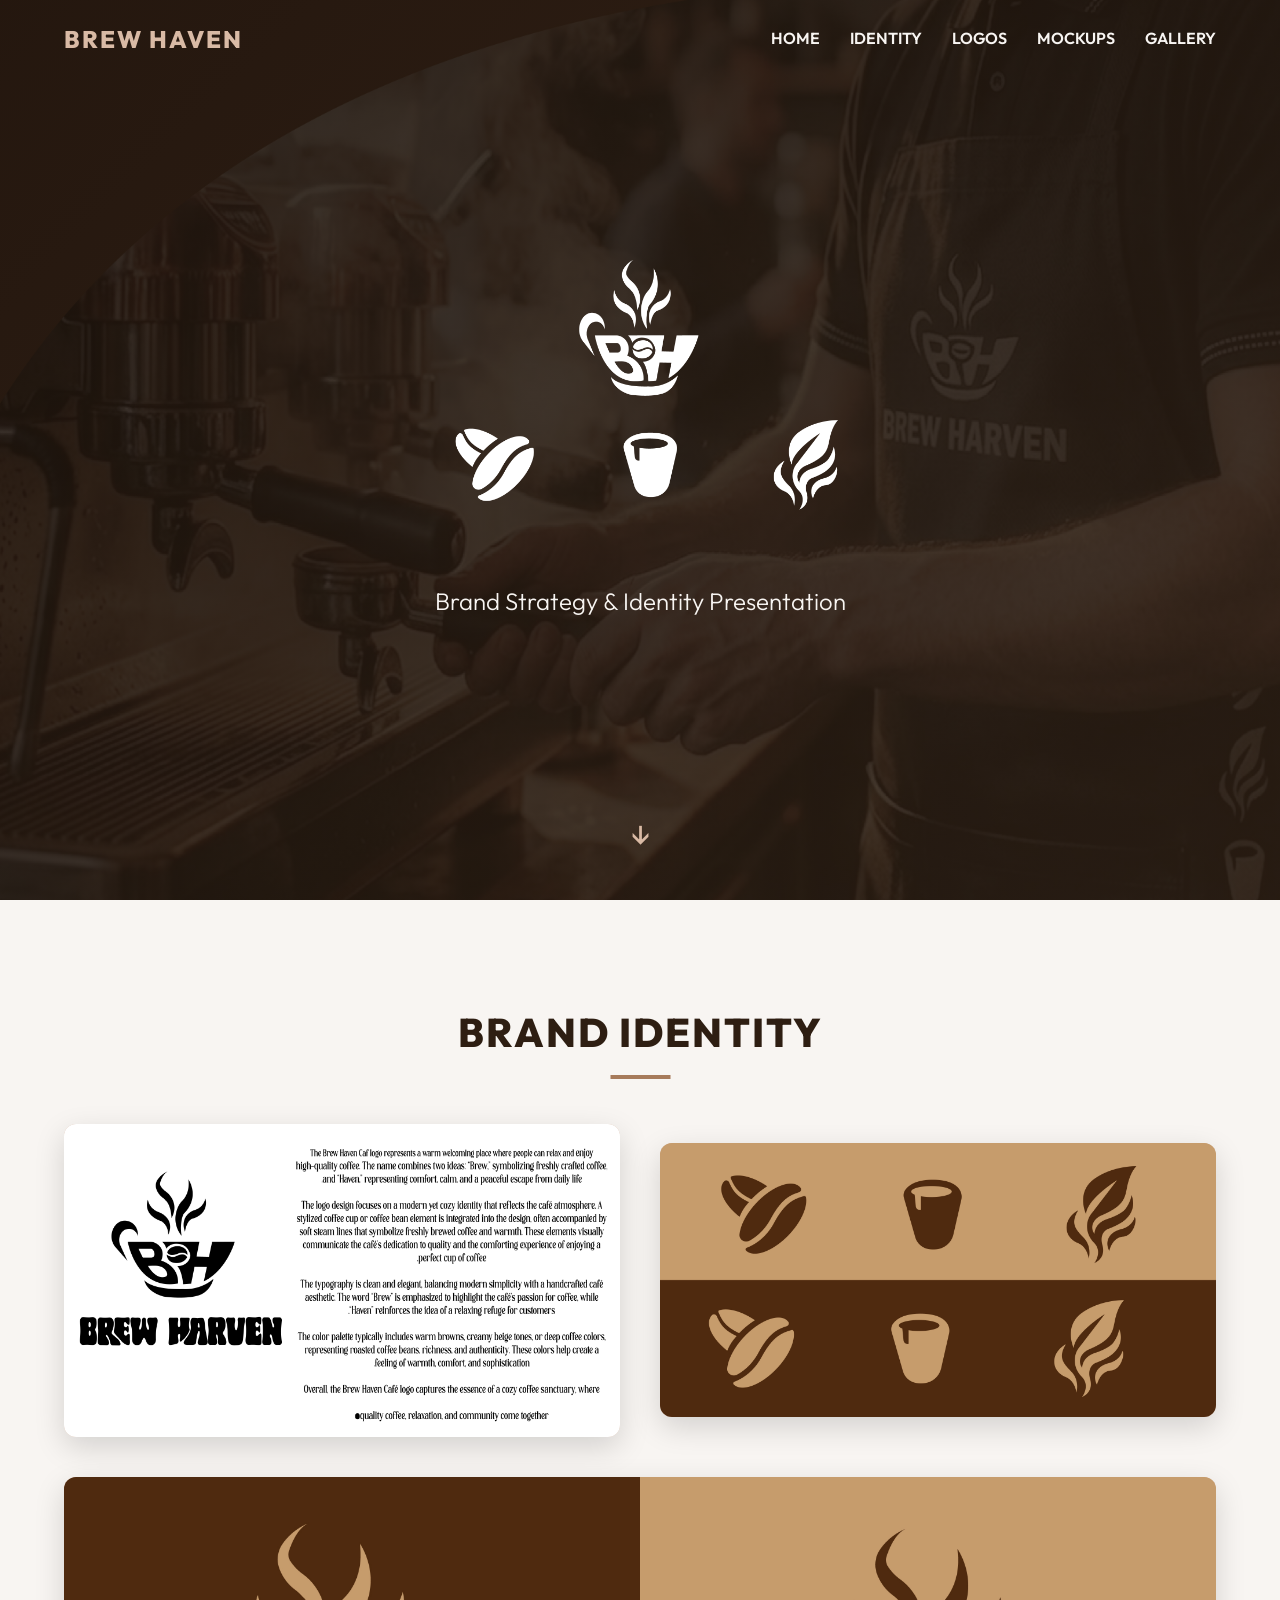
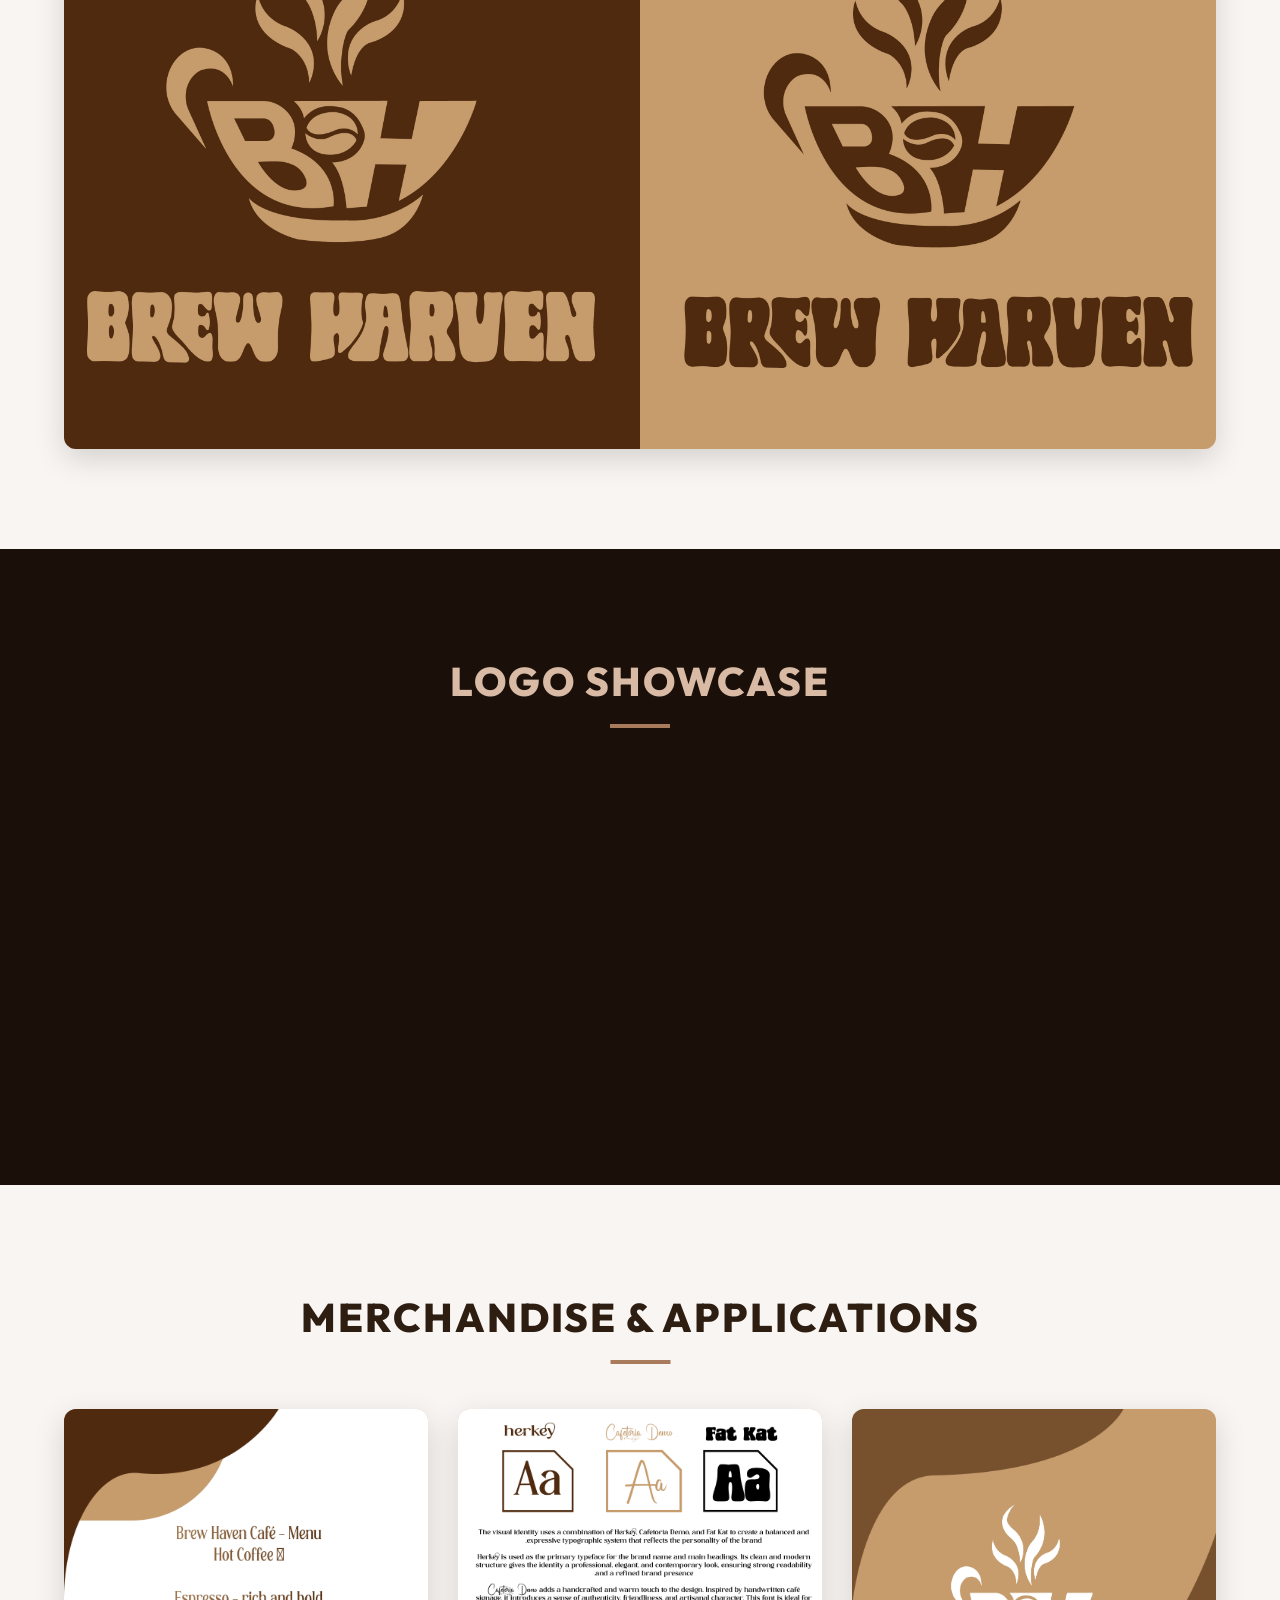
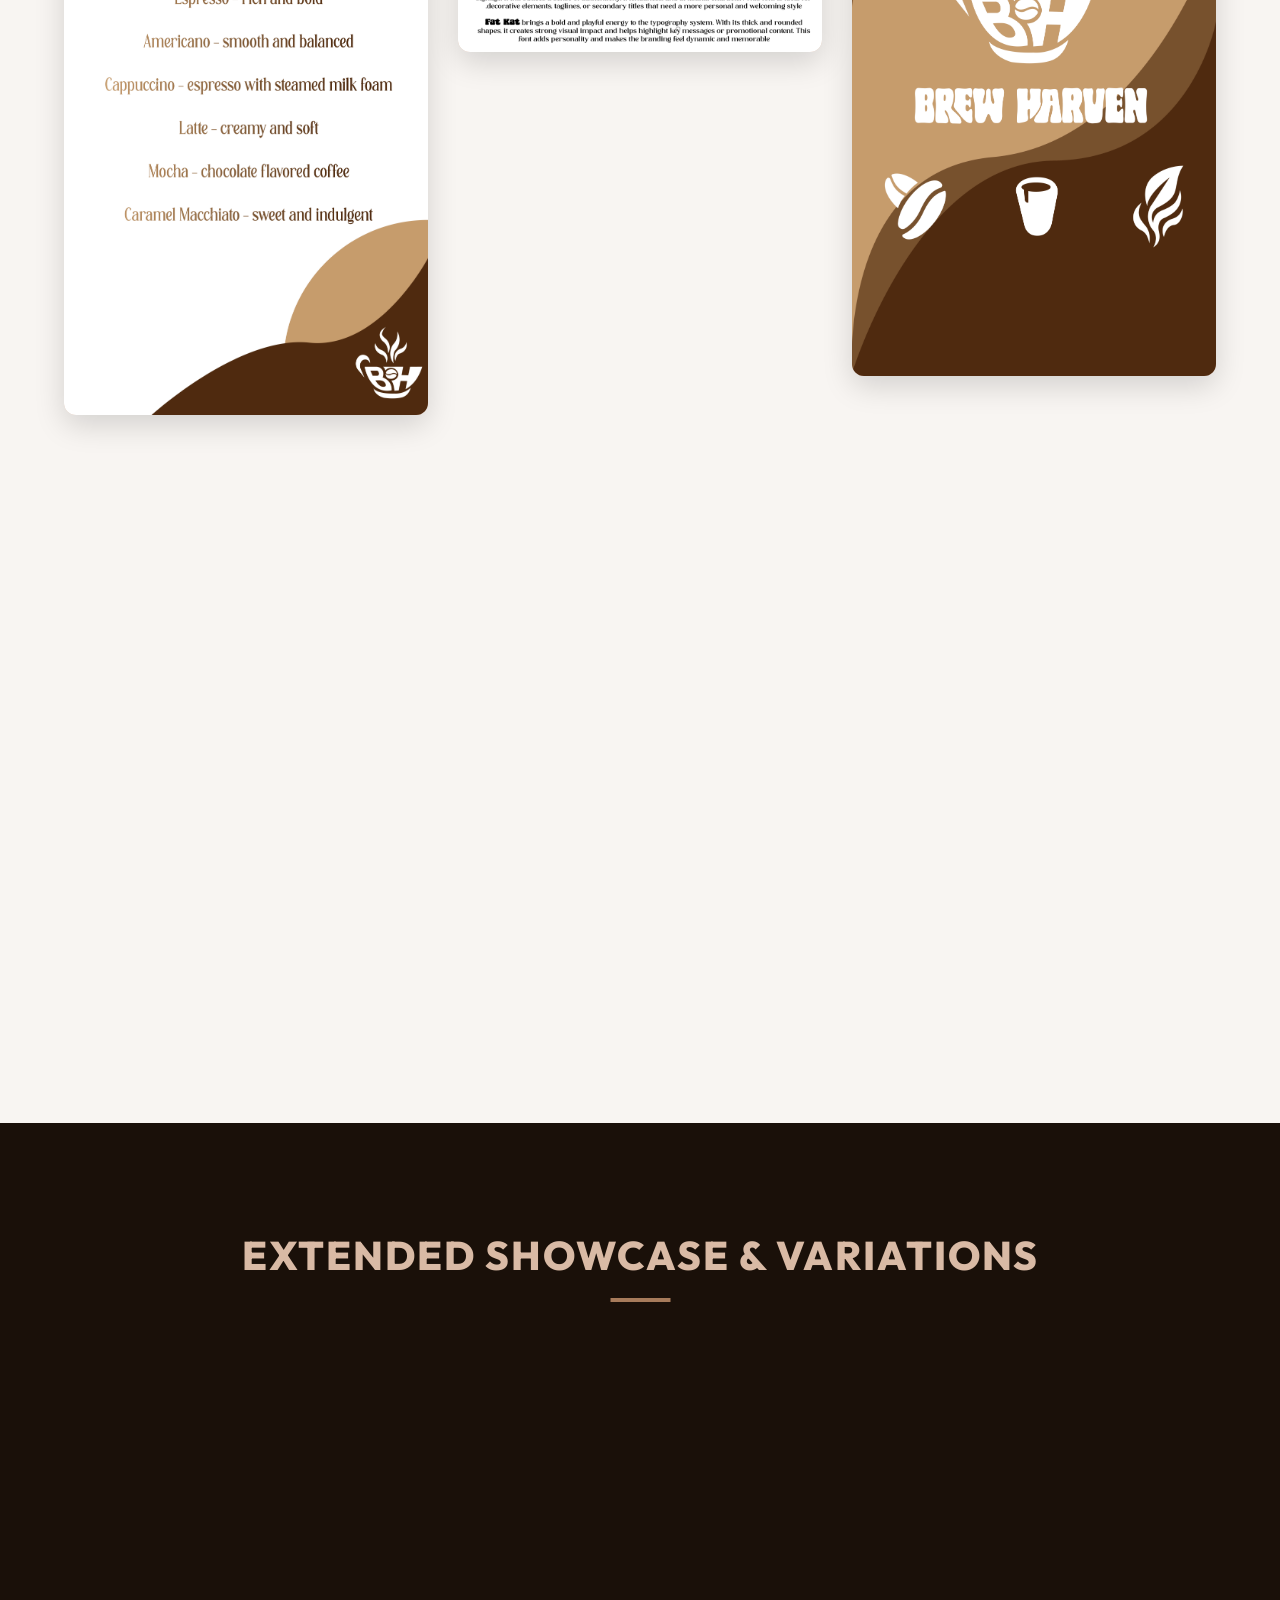
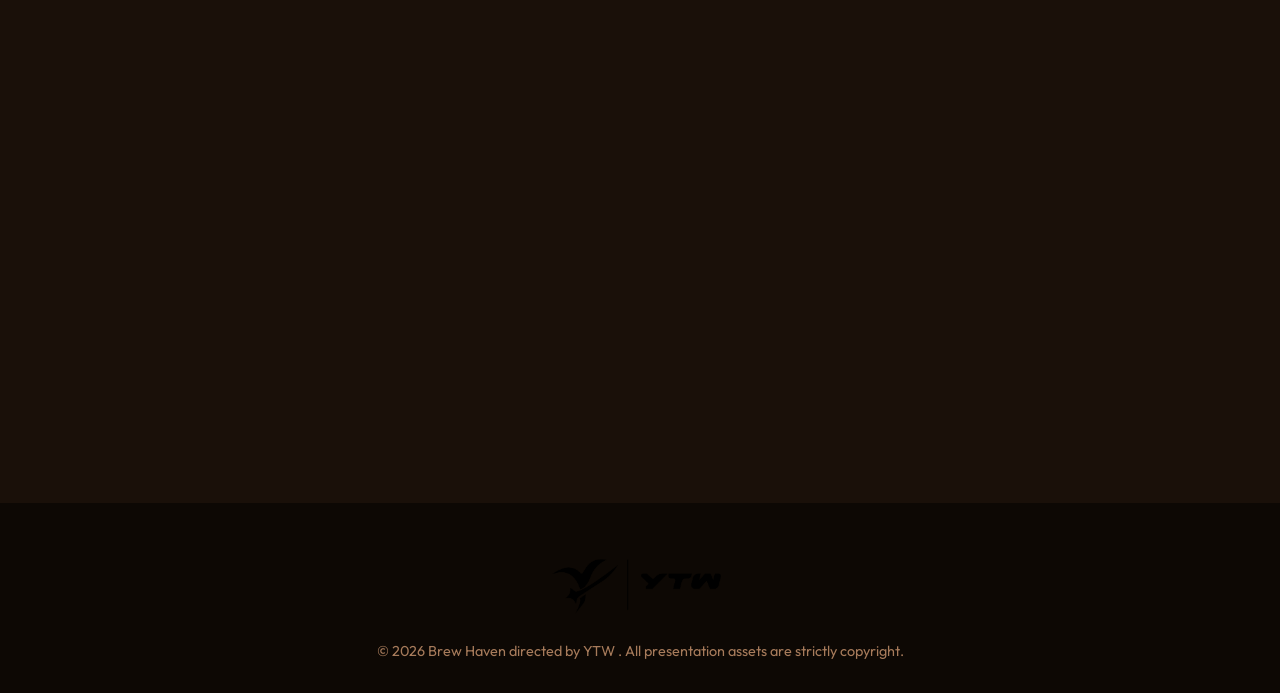
<file: brew haven.html>
<!DOCTYPE html>
<html lang="en">

<head>
        <meta charset="UTF-8">
        <meta name="viewport" content="width=device-width, initial-scale=1.0">
        <title>Brew Haven | Brand Presentation</title>
        <link href="https://fonts.googleapis.com/css2?family=Outfit:wght@300;400;600;800&display=swap" rel="stylesheet">
        <link rel="stylesheet" href="styles.css">
</head>

<body>
        <nav class="navbar">
                <div class="logo-small">BREW HAVEN</div>
                <ul class="nav-links">
                        <li><a href="#hero">Home</a></li>
                        <li><a href="#identity">Identity</a></li>
                        <li><a href="#logos">Logos</a></li>
                        <li><a href="#mockups">Mockups</a></li>
                        <li><a href="#gallery">Gallery</a></li>
                </ul>
        </nav>

        <header id="hero" class="hero">
                <div class="hero-bg">
                        <img src="Artboard 22@2x-100.jpg" alt="Brew Haven Background">
                </div>
                <div class="hero-gradient"></div>
                <div class="hero-content">
                        <h1 class="logo-text"><img class="logo-main" src="Artboard 2.png" alt="1"></h1>
                        <p class="subtitle">Brand Strategy & Identity Presentation</p>
                </div>
                <div class="scroll-indicator">↓</div>
        </header>

        <section id="identity" class="presentation-section">
                <div class="container">
                        <h2 class="section-title">Brand Identity</h2>
                        <div class="grid-2col">
                                <div class="scroll-reveal img-container">
                                        <img src="Artboard 1@2x-100.jpg" alt="Brand Story">
                                </div>
                                <div class="scroll-reveal img-container">
                                        <img src="Artboard 7@2x-100.jpg" alt="Color Palette">
                                </div>
                                <div class="scroll-reveal full-width img-container">
                                        <img src="Artboard 5@2x-100.jpg" alt="Typography">
                                </div>
                        </div>
                </div>
        </section>

        <section id="logos" class="presentation-section dark-bg">
                <div class="container">
                        <h2 class="section-title text-light">Logo Showcase</h2>
                        <div class="grid-2col">
                                <div class="scroll-reveal img-container">
                                        <img src="Artboard 16@2x-100.jpg" alt="Logo Construction">
                                </div>
                                <div class="scroll-reveal img-container">
                                        <img src="Artboard 2@2x-100.jpg" alt="Logo Variations">
                                </div>
                        </div>
                </div>
        </section>

        <section id="mockups" class="presentation-section">
                <div class="container">

                        <h2 class="section-title">Merchandise & Applications</h2>
                        <div class="grid-masonry">
                                <div class="scroll-reveal img-container"><img
                                                src="Artboard 18@2x-100.jpg" alt="Coffee Bags"></div>
                                <div class="scroll-reveal img-container"><img
                                                src="Artboard 15@2x-100.jpg" alt="Business Cards">
                                </div>
                                <div class="scroll-reveal img-container"><img
                                                src="Artboard 19@2x-100.jpg" alt="Coffee Cups"></div>
                                <div class="scroll-reveal img-container"><img
                                                src="Artboard 20@2x-100.jpg" alt="Aprons"></div>
                                <div class="scroll-reveal img-container"><img
                                                src="Artboard 21@2x-100.jpg" alt="Storefront"></div>
                                <div class="scroll-reveal img-container"><img
                                                src="Artboard 41@2x-100.jpg" alt="Variation 1"></div>


                                <div class="scroll-reveal img-container"><img
                                                src="Artboard 44@2x-100.jpg" alt="Variation 3">
                                </div>
                                <div class="scroll-reveal img-container"><img
                                                src="Artboard 1 copy 2@2x-100.jpg" alt="Variation 4">
                                </div>

                        </div>
                </div>
        </section>

        <section id="gallery" class="presentation-section dark-bg">
                <div class="container">
                        <h2 class="section-title text-light">Extended Showcase & Variations</h2>
                        <div class="grid-masonry">

                                <div class="scroll-reveal img-container"><img
                                                src="Artboard 1 copy@2x-100.jpg" alt="Variation 5">
                                </div>
                                <div class="scroll-reveal img-container"><img
                                                src="Artboard 2 copy@2x-100.jpg" alt="Variation 6">
                                </div>
                                <div class="scroll-reveal img-container"><img
                                                src="Artboard 5 copy@2x-100.jpg" alt="Variation 7">
                                </div>
                                <div class="scroll-reveal img-container"><img
                                                src="Artboard 5 copy 2@2x-100.jpg" alt="Variation 8">
                                </div>
                                <div class="scroll-reveal img-container"><img
                                                src="Artboard 5 copy 3@2x-100.jpg" alt="Variation 9">
                                </div>
                                <div class="scroll-reveal img-container"><img
                                                src="Artboard 7 copy@2x-100.jpg" alt="Variation 10">
                                </div>
                                <div class="scroll-reveal img-container"><img
                                                src="/Artboard 7 copy 2@2x-100.jpg" alt="Variation 11">
                                </div>
                                <div class="scroll-reveal img-container"><img
                                                src="Artboard 7 copy 3@2x-100.jpg" alt="Variation 12">
                                </div>
                                <div class="scroll-reveal img-container"><img
                                                src="Artboard 16 copy@2x-100.jpg" alt="Variation 13">
                                </div>
                                <div class="scroll-reveal img-container"><img
                                                src="Artboard 20 copy@2x-100.jpg" alt="Variation 14">
                                </div>
                                <div class="scroll-reveal img-container"><img
                                                src="Artboard 22 copy@2x-100.jpg"
                                                alt="Extended Image 15"></div>
                                <div class="scroll-reveal img-container"><img
                                                src="Artboard 22 copy 3@2x-100.jpg"
                                                alt="Extended Image 16"></div>
                                <div class="scroll-reveal img-container"><img
                                                src="Artboard 22 copy 4@2x-100.jpg"
                                                alt="Extended Image 17"></div>
                                <div class="scroll-reveal img-container"><img
                                                src="Artboard 22 copy 5@2x-100.jpg"
                                                alt="Extended Image 18"></div>
                                <div class="scroll-reveal img-container"><img
                                                src="Artboard 22 copy 8@2x-100.jpg"
                                                alt="Extended Image 19"></div>
                                <div class="scroll-reveal img-container"><img
                                                src="Artboard 22 copy 9@2x-100.jpg"
                                                alt="Extended Image 20"></div>
                                <div class="scroll-reveal img-container"><img
                                                src="Artboard 22 copy 10@2x-100.jpg"
                                                alt="Extended Image 21"></div>
                                <div class="scroll-reveal img-container"><img
                                                src="Artboard 22 copy 11@2x-100.jpg"
                                                alt="Extended Image 22"></div>
                                <div class="scroll-reveal img-container"><img
                                                src="Artboard 22 copy 12@2x-100.jpg"
                                                alt="Extended Image 23"></div>
                        </div>
                </div>
        </section>

        <footer><img class="YTW" src="Plan de travail 1.png" alt="">
                <p>&copy; 2026 Brew Haven directed by YTW . All presentation assets are strictly copyright.</p>
        </footer>

        <script src="script.js"></script>
</body>

</html>
</file>
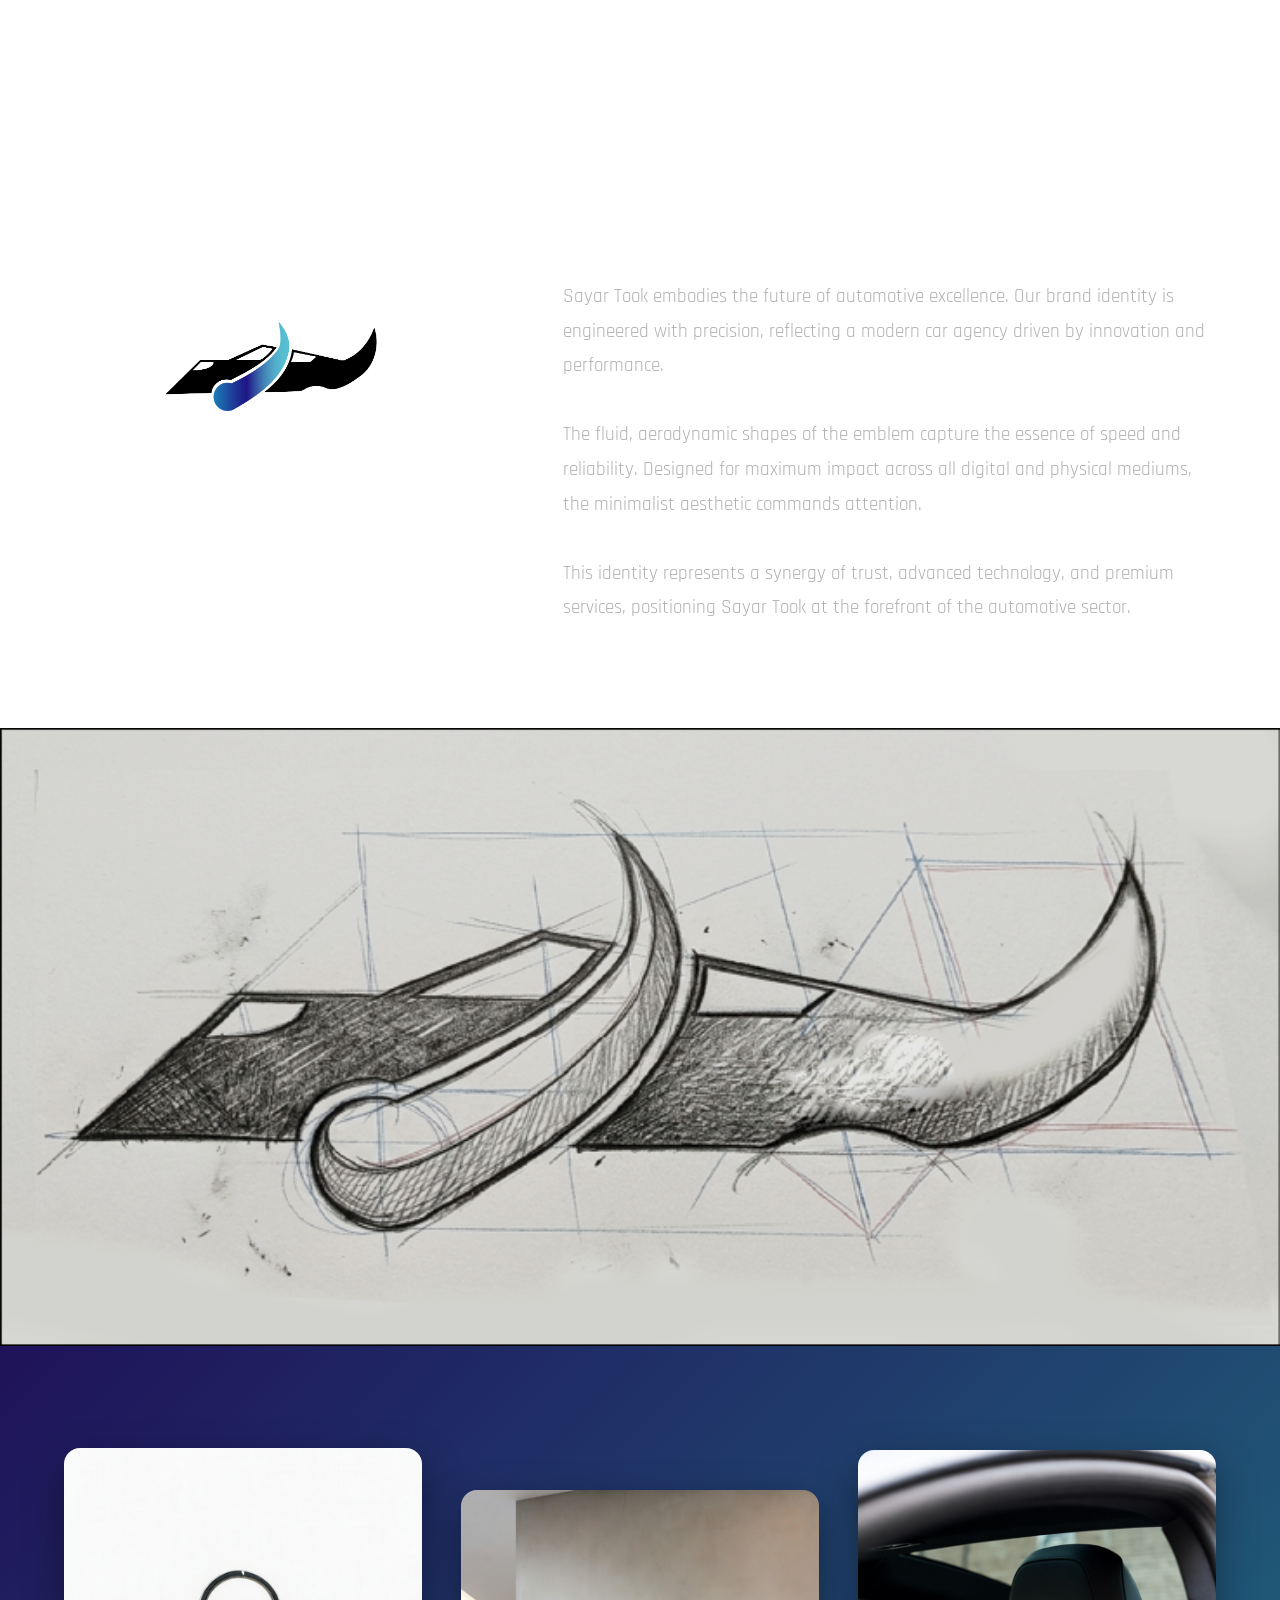
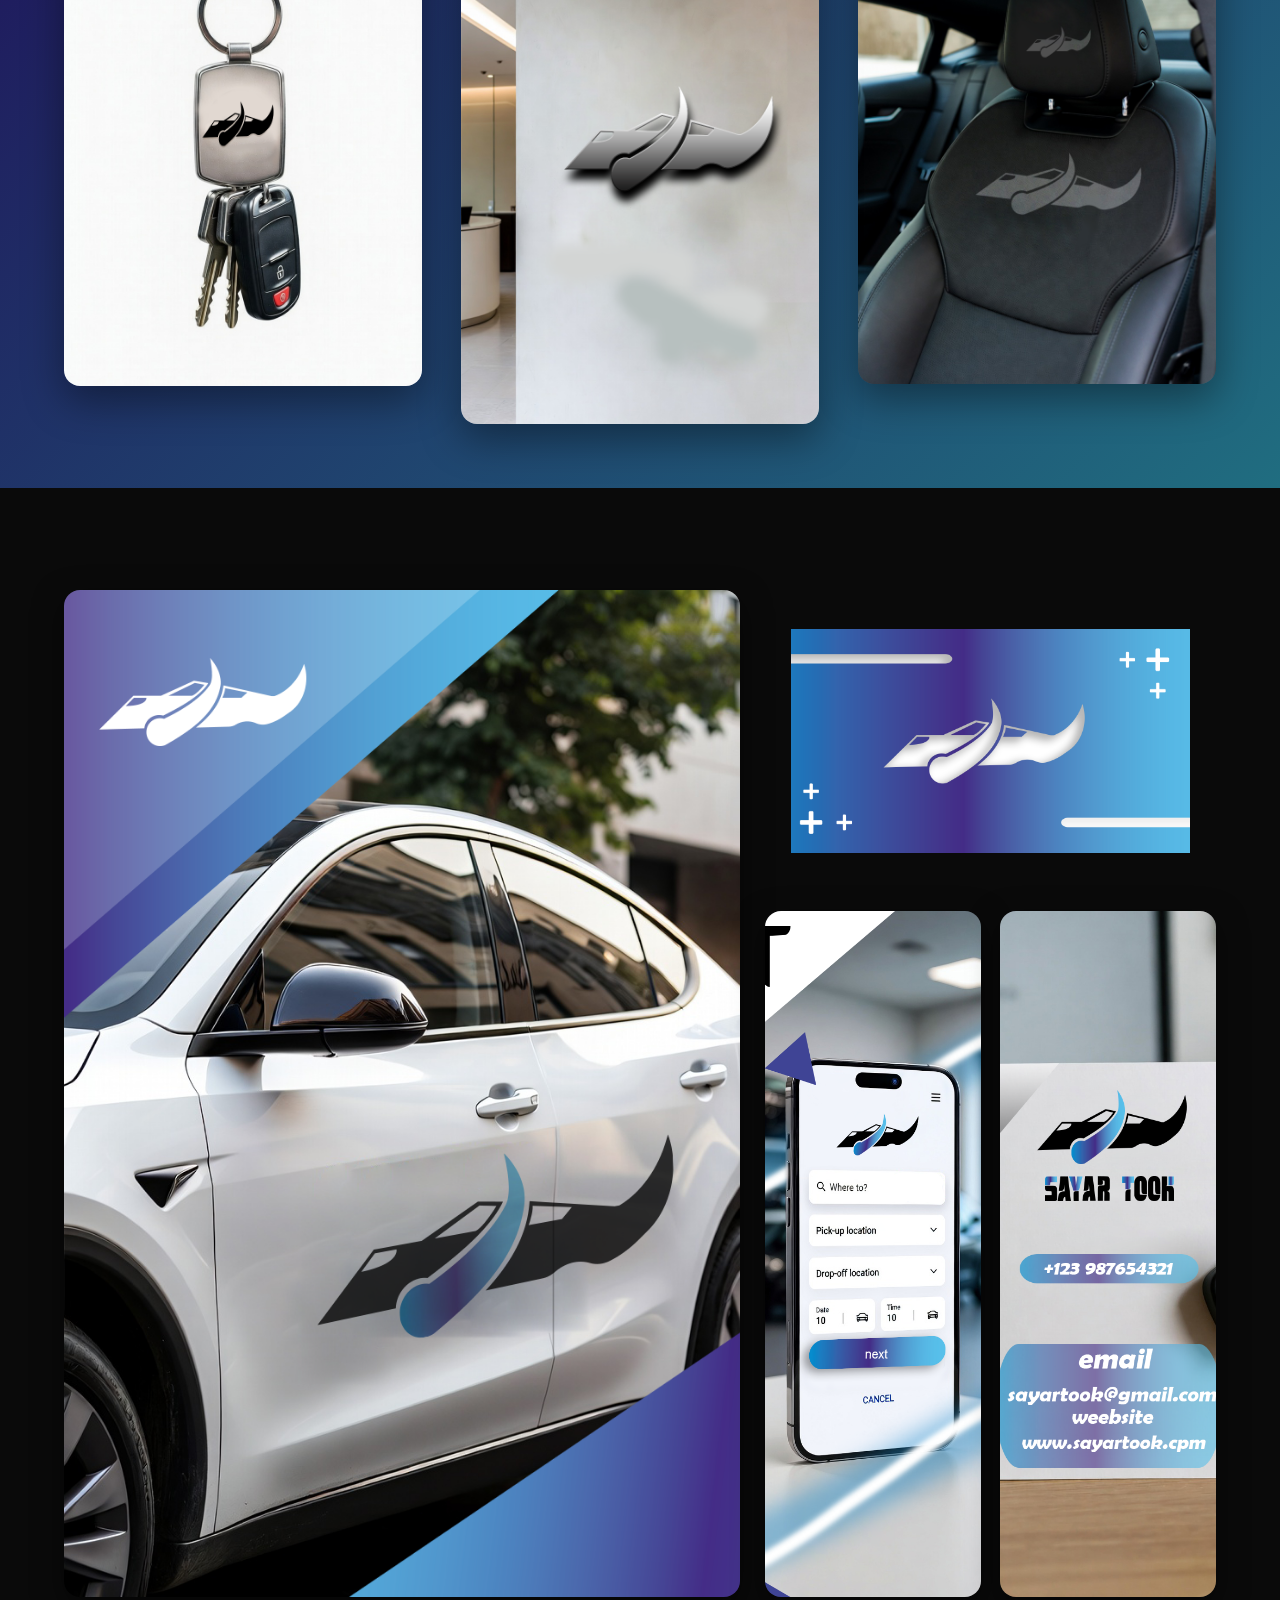
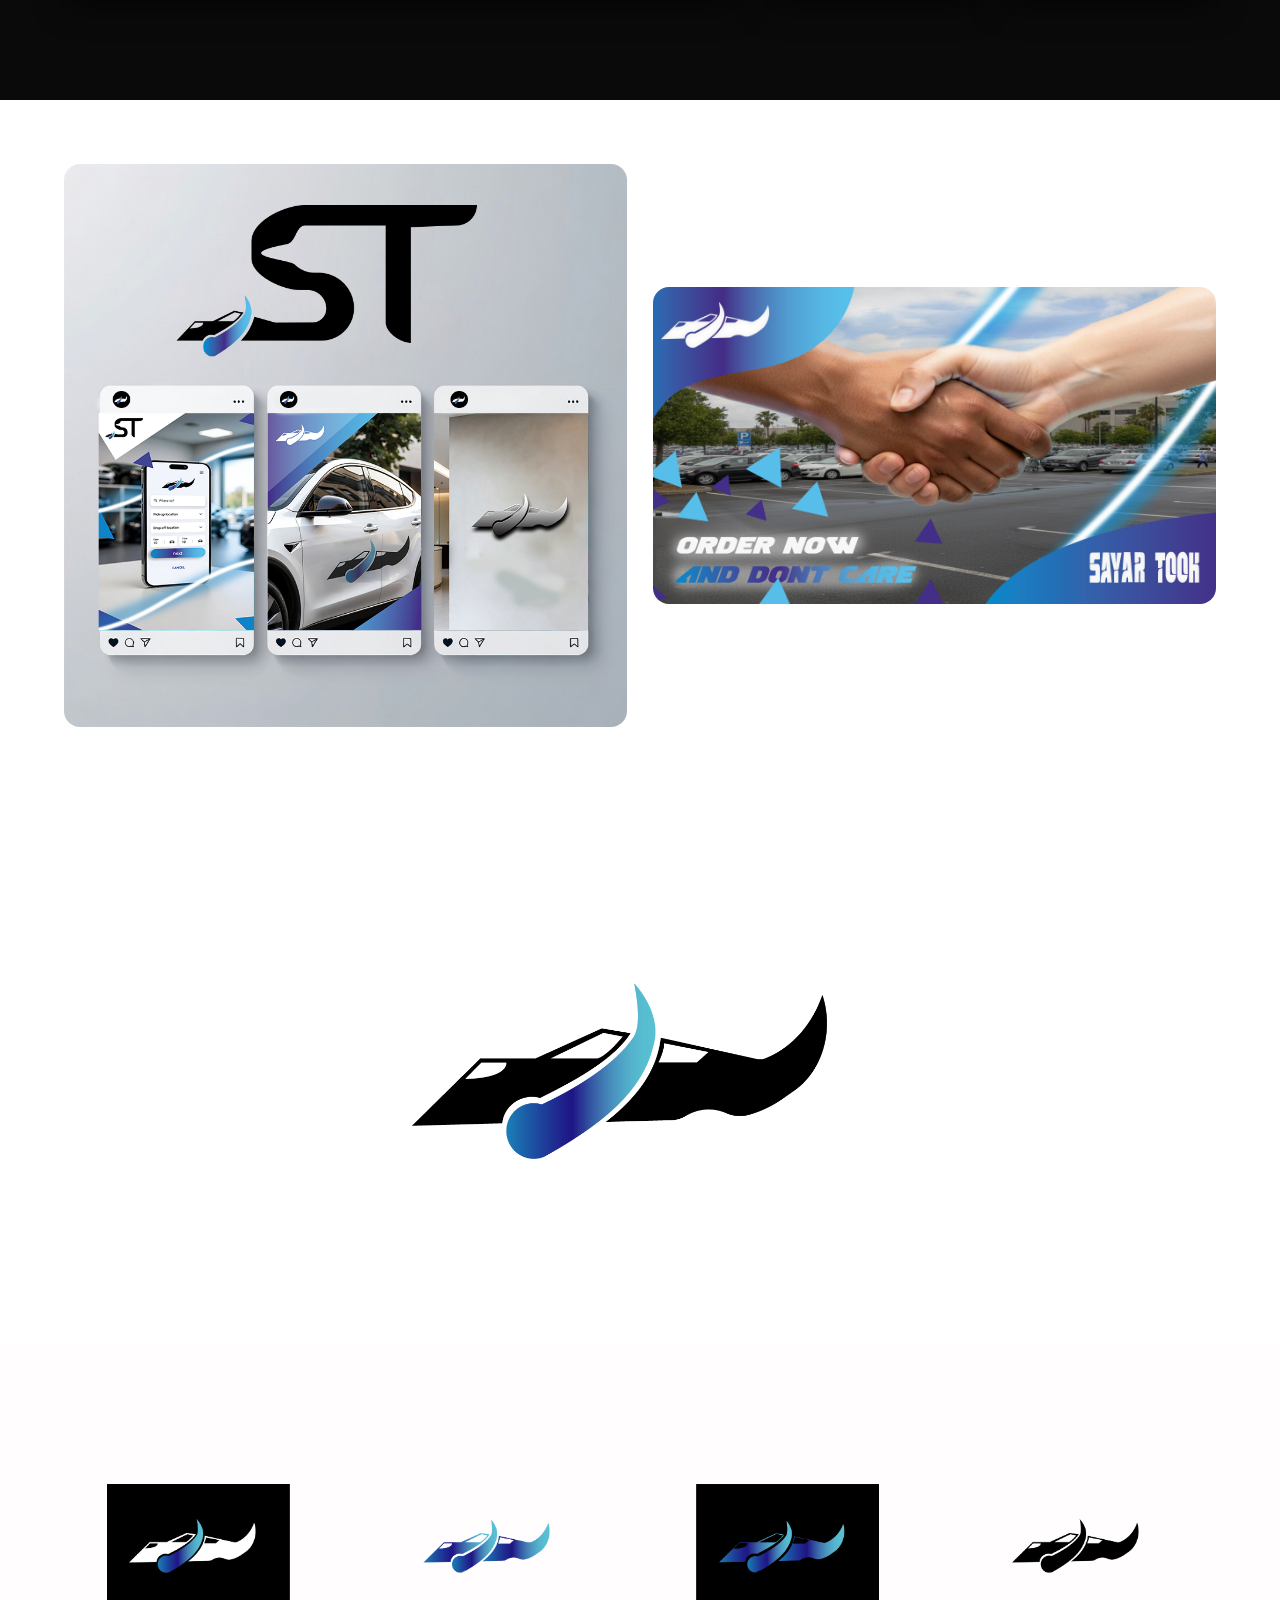
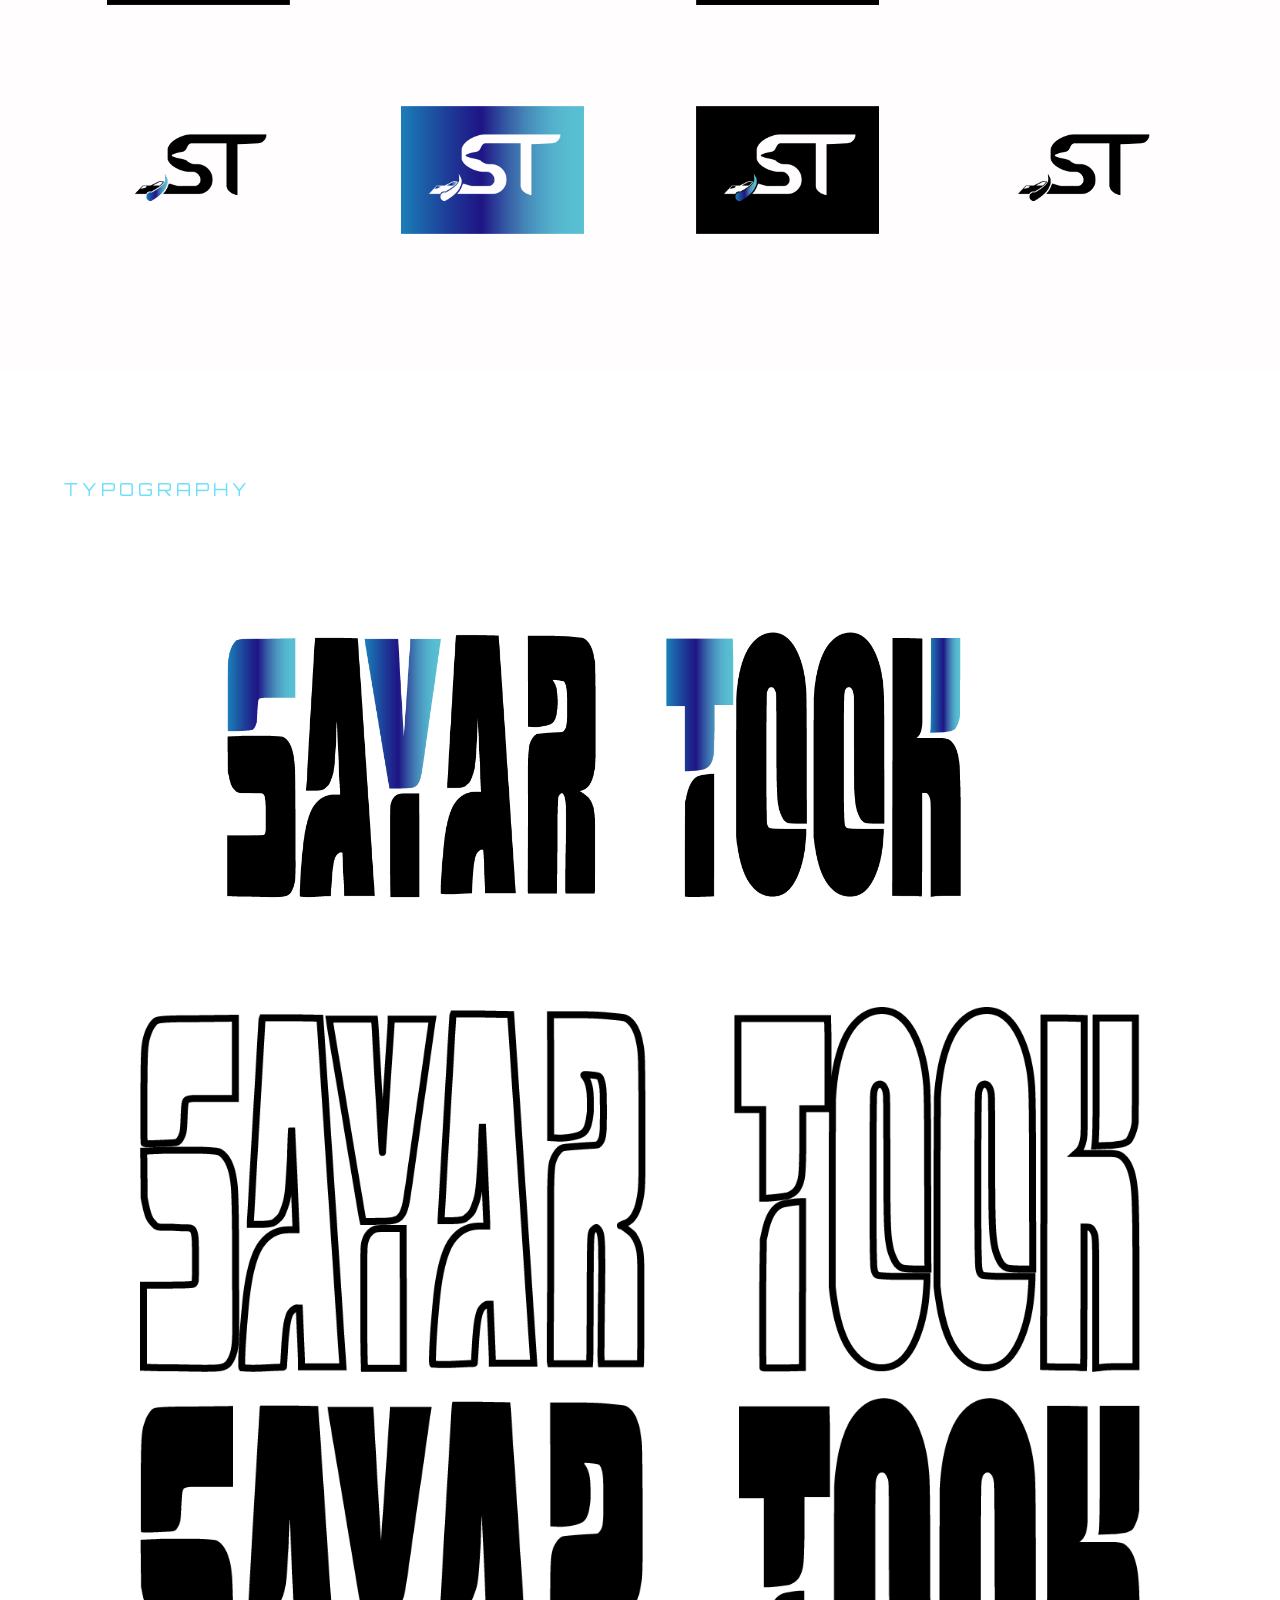
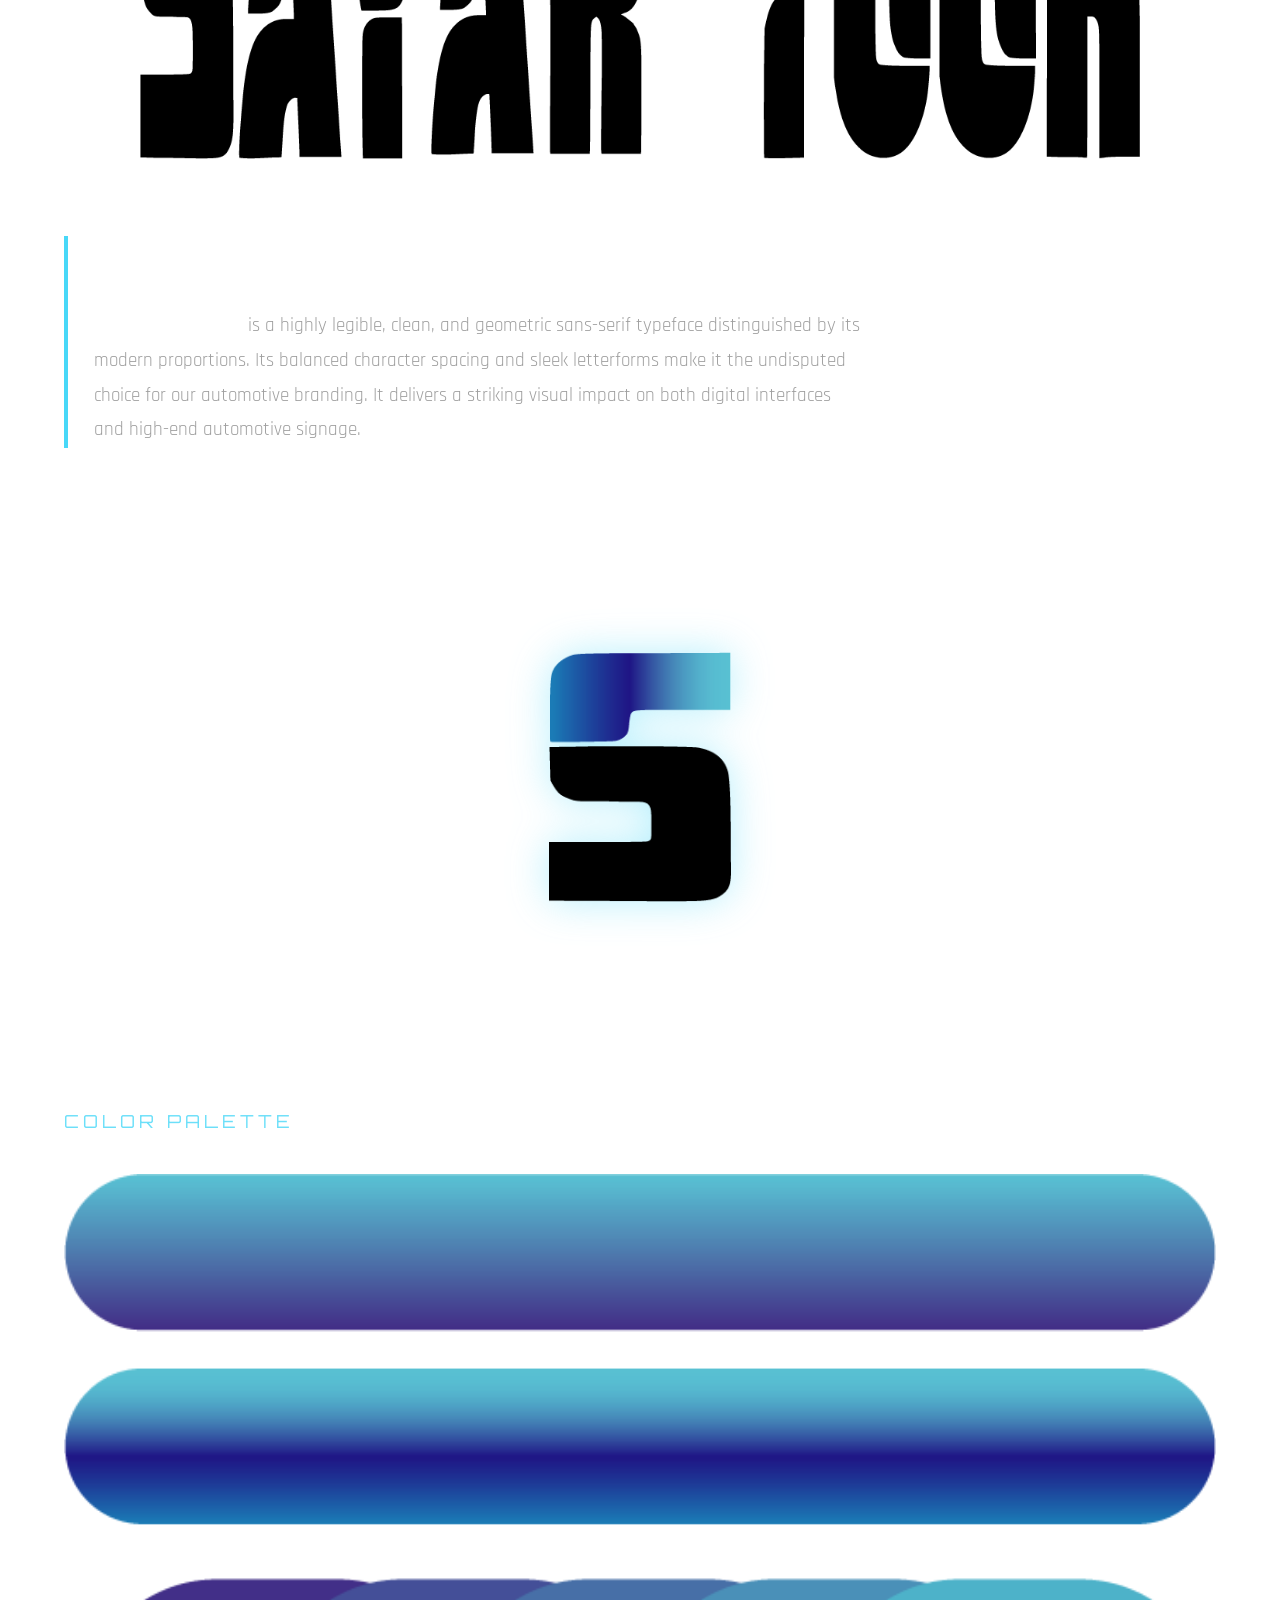
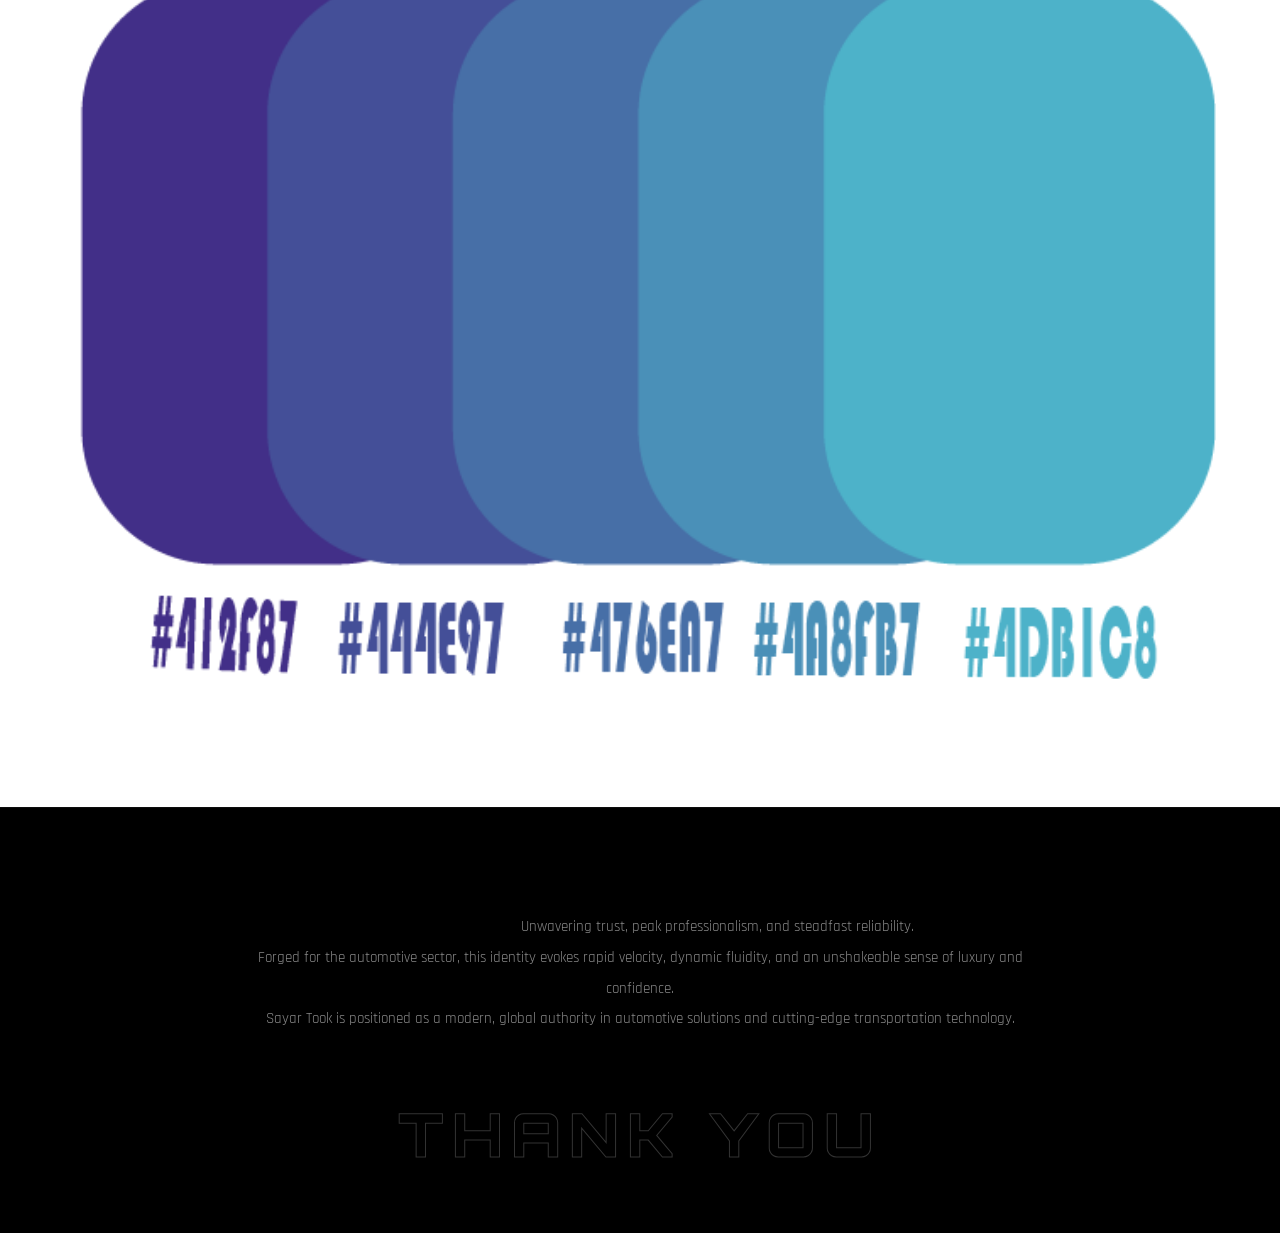
<file: sayar/sayar.html>
<!DOCTYPE html>
<html lang="en">

<head>
  <meta charset="UTF-8" />
  <meta name="viewport" content="width=device-width, initial-scale=1.0" />
  <title>Sayar Took — Brand Identity</title>
  <link
    href="https://fonts.googleapis.com/css2?family=Orbitron:wght@700;900&family=Rajdhani:wght@300;400;600;700&display=swap"
    rel="stylesheet" />
  <link rel="stylesheet" href="style1.css">
</head>

<body>



  <main>
    <section class="logo-text-row reveal">
      <div class="logo-box">
        <span class="logo-box-placeholder"><img src="sayar took/Artboard 1 copy 2.png"
            alt="Sayar Took Logo"></span>
      </div>
      <div class="brand-text">
        <div class="brand-name"><img src="sayar took/o1.png" alt="Sayar Took Wordmark"></div>
        <p class="brand-desc">
          Sayar Took embodies the future of automotive excellence. Our brand identity is engineered with precision,
          reflecting a modern car agency driven by innovation and performance.<br><br>
          The fluid, aerodynamic shapes of the emblem capture the essence of speed and reliability. Designed for maximum
          impact across all digital and physical mediums, the minimalist aesthetic commands attention.<br><br>
          This identity represents a synergy of trust, advanced technology, and premium services, positioning Sayar Took
          at the forefront of the automotive sector.
        </p>
      </div>
    </section>

    <section class="sketch-row reveal">
      <div class="sketch-col"><img src="sayar took/sketch.png" alt="Design Sketch"></div>
    </section>

    <section class="merch-row reveal">
      <div class="merch-col card-hover"><img src="sayar took/6.png" alt="Merch 1"></div>
      <div class="merch-col card-hover offset-merch"><img src="sayar took/5.png" alt="Merch 2"></div>
      <div class="merch-col card-hover"><img src="sayar took/4.png" alt="Merch 3"></div>
    </section>

    <section class="social-mockup reveal">
      <div class="social-left">
        <div class="social-img-slot social-main card-hover">
          <img src="sayar took/3.png" alt="Social Post">
        </div>
      </div>
      <div class="social-right">
        <div class="social-logo-badge"><img src="sayar took/2.png" alt="Social Badge"></div>
        <div class="social-img-slot social-thumb card-hover"><img src="sayar took/7.png" alt="Social Thumb 1">
        </div>
        <div class="social-img-slot social-thumb card-hover"><img src="sayar took/9.png" alt="Social Thumb 2">
        </div>
      </div>
    </section>

    <section class="order-row reveal">
      <div class="order-left card-hover"><img src="sayar took/11.png" alt="Mobile App"></div>
      <div class="order-right card-hover">
        <img src="sayar took/10.png" alt="Order App">
      </div>
    </section>

    <section class="app-row reveal">
      <div class="app-left"><img src="sayar took/Artboard 1 copy 2.png" alt="App Screen"></div>
    </section>

    <section class="logo-grid reveal">
      <div class="logo-variant lv-white card-hover"><img src="sayar took/i1.png" alt="Variant"></div>
      <div class="logo-variant lv-black card-hover"><img src="sayar took/i2.png" alt="Variant"></div>
      <div class="logo-variant lv-white card-hover"><img src="sayar took/i3.png" alt="Variant"></div>
      <div class="logo-variant lv-black card-hover"><img src="sayar took/i4.png" alt="Variant"></div>
      <div class="logo-variant lv-white card-hover"><img src="sayar took/io1.png" alt="Variant"></div>
      <div class="logo-variant lv-black card-hover"><img src="sayar took/io2.png" alt="Variant"></div>
      <div class="logo-variant lv-blue card-hover"><img src="sayar took/io5.png" alt="Variant"></div>
      <div class="logo-variant lv-white card-hover"><img src="sayar took/io4.png" alt="Variant"></div>
    </section>

    <section class="type-section reveal">
      <div class="type-label">TYPOGRAPHY</div>
      <div class="type-row-1 card-hover"><img src="sayar took/o1.png" alt="Type Sample"></div>
      <div class="type-row-2 card-hover"><img src="sayar took/o2.png" alt="Type Sample"></div>
      <div class="type-row-3 card-hover"><img src="sayar took/o3.png" alt="Type Sample"></div>
    </section>

    <section class="font-name-section reveal">
      <div class="font-info-container">
        <div class="font-name">Echo Ridge Regular</div>
        <div class="font-sample">
          <em>Echo Ridge Regular</em> is a highly legible, clean, and geometric sans-serif typeface distinguished by its
          modern proportions. Its balanced character spacing and sleek letterforms make it the undisputed choice for our
          automotive branding. It delivers a striking visual impact on both digital interfaces and high-end automotive
          signage.
        </div>
      </div>
    </section>

    <section class="lettermark-section reveal">
      <div class="lettermark-box">
        <img src="sayar took/Asset 3.png" alt="S Lettermark">
      </div>
    </section>

    <section class="palette-section reveal">
      <div class="palette-label">COLOR PALETTE</div>
      <div class="palette-bars card-hover">
        <img src="sayar took/Asset 4.png" alt="Palette">
      </div>
    </section>
  </main>

  <footer class="footer-section reveal">
    <div class="footer-text">
      <strong>REPRESENTS:</strong> Unwavering trust, peak professionalism, and steadfast reliability.<br>
      Forged for the automotive sector, this identity evokes rapid velocity, dynamic fluidity, and an unshakeable sense
      of luxury and confidence.<br>
      Sayar Took is positioned as a modern, global authority in automotive solutions and cutting-edge transportation
      technology.
    </div>
    <div class="thankyou">Thank You</div>
  </footer>

  <script>
    // Simple Intersection Observer to trigger scroll animations
    document.addEventListener("DOMContentLoaded", () => {
      const reveals = document.querySelectorAll(".reveal");
      const observer = new IntersectionObserver((entries) => {
        entries.forEach(entry => {
          if (entry.isIntersecting) {
            entry.target.classList.add("active");
            observer.unobserve(entry.target);
          }
        });
      }, { threshold: 0.1 });

      reveals.forEach(reveal => {
        observer.observe(reveal);
      });
    });
  </script>
</body>

</html>
</file>
<file: styles.css>
:root {
    --dark-brown: #1a1009;
    --medium-brown: #2E1E12;
    --light-brown: #7A4B3A;
    --accent: #A77B5B;
    --beige: #D9BAA5;
    --white: #F8F5F2;
    --text-color: #333;
}

* {
    margin: 0;
    padding: 0;
    box-sizing: border-box;
}

body, html {
    font-family: 'Outfit', sans-serif;
    background-color: var(--white);
    color: var(--text-color);
    line-height: 1.6;
    overflow-x: hidden;
    scroll-behavior: smooth;
}

.container {
    max-width: 1400px;
    margin: 0 auto;
    padding: 0 5%;
}

/* Typography */
h1, h2, h3 {
    font-weight: 800;
    text-transform: uppercase;
    letter-spacing: 2px;
}

/* Navbar */
.navbar {
    position: fixed;
    top: 0;
    width: 100%;
    padding: 20px 5%;
    display: flex;
    justify-content: space-between;
    align-items: center;
    z-index: 1000;
    transition: all 0.3s ease;
}

.navbar.scrolled {
    background-color: rgba(26, 16, 9, 0.95);
    backdrop-filter: blur(10px);
    box-shadow: 0 5px 20px rgba(0,0,0,0.5);
    padding: 15px 5%;
}

.logo-small {
    font-size: 1.5rem;
    font-weight: 800;
    color: var(--beige);
    letter-spacing: 2px;
}

.nav-links {
    list-style: none;
    display: flex;
    gap: 30px;
}

.nav-links a {
    color: var(--white);
    text-decoration: none;
    font-weight: 600;
    font-size: 1rem;
    text-transform: uppercase;
    transition: color 0.3s;
}

.nav-links a:hover {
    color: var(--accent);
}

/* Hero Section */
.hero {
    height: 100vh;
    display: flex;
    align-items: center;
    justify-content: center;
    text-align: center;
    position: relative;
    overflow: hidden;
    background-color: var(--dark-brown);
}

.hero-bg {
    position: absolute;
    top: 0; left: 0; width: 100%; height: 100%;
    z-index: 1;
}

.hero-bg img {
    width: 100%;
    height: 100%;
    object-fit: cover;
    opacity: 0.6;
    transform: scale(1.05); /* Slight scale to prevent edge bleeding on scroll */
}

.hero-gradient {
    position: absolute;
    top: 0; left: 0; width: 100%; height: 100%;
    background: linear-gradient(135deg, rgba(26,16,9,0.8), rgba(46,30,18,0.7));
    z-index: 2;
}

.hero-content {
    position: relative;
    z-index: 3;
    opacity: 0;
    transform: translateY(30px);
    animation: fadeInUp 1.2s ease forwards 0.5s;
}

.logo-text {
    font-size: clamp(3rem, 8vw, 6rem);
    color: var(--beige);
    margin-bottom: 20px;
    text-shadow: 2px 4px 15px rgba(0,0,0,0.8);
}

.subtitle {
    font-size: 1.5rem;
    font-weight: 300;
    color: var(--white);
    margin-bottom: 40px;
}

.scroll-indicator {
    position: absolute;
    bottom: 40px;
    left: 50%;
    transform: translateX(-50%);
    font-size: 2rem;
    animation: bounce 2s infinite;
    color: var(--beige);
    z-index: 3;
}
.logo-main{
    height: auto;
    width:500px ;
    filter: invert();
}
.YTW{
    height: 100px;
    width: auto;
}
@keyframes fadeInUp {
    to {
        opacity: 1;
        transform: translateY(0);
    }
}

@keyframes bounce {
    0%, 20%, 50%, 80%, 100% { transform: translateY(0) translateX(-50%); }
    40% { transform: translateY(-20px) translateX(-50%); }
    60% { transform: translateY(-10px) translateX(-50%); }
}

/* Sections */
.presentation-section {
    padding: 100px 0;
}

.dark-bg {
    background-color: var(--dark-brown);
}

.section-title {
    font-size: 2.5rem;
    color: var(--medium-brown);
    text-align: center;
    margin-bottom: 60px;
    position: relative;
    display: inline-block;
    left: 50%;
    transform: translateX(-50%);
}

.section-title.text-light {
    color: var(--beige);
}

.section-title::after {
    content: '';
    position: absolute;
    bottom: -15px;
    left: 50%;
    transform: translateX(-50%);
    width: 60px;
    height: 4px;
    background-color: var(--accent);
}

/* Image Layouts */
.img-container {
    border-radius: 12px;
    overflow: hidden;
    position: relative;
    box-shadow: 0 10px 30px rgba(0,0,0,0.15);
    background-color: var(--beige); /* Fallback */
}

.dark-bg .img-container {
    box-shadow: 0 15px 40px rgba(0,0,0,0.5);
}

.img-container img {
    width: 100%;
    height: auto;
    display: block;
    transition: transform 0.6s ease;
}

.img-container:hover img {
    transform: scale(1.03);
}

.grid-2col {
    display: grid;
    grid-template-columns: 1fr 1fr;
    gap: 40px;
    align-items: center;
}

.full-width {
    grid-column: 1 / -1;
}

.grid-masonry {
    display: grid;
    grid-template-columns: repeat(auto-fill, minmax(320px, 1fr));
    grid-gap: 30px;
    align-items: start;
}

/* Scroll Reveal */
.scroll-reveal {
    opacity: 0;
    transform: translateY(40px);
    transition: opacity 0.8s ease, transform 0.8s ease;
}

.scroll-reveal.visible {
    opacity: 1;
    transform: translateY(0);
}

footer {
    text-align: center;
    padding: 30px;
    background-color: #0d0804;
    color: var(--accent);
    font-size: 0.9rem;
}

@media (max-width: 900px) {
    .grid-2col { grid-template-columns: 1fr; }
    .nav-links { display: none; } /* Could add a hamburger menu, keeping it elegant for now */
    .logo-small { margin: 0 auto; }
}
</file>
<file: sayar/style1.css>
/* RESET & BASE */
* {
  box-sizing: border-box;
  margin: 0;
  padding: 0;
}

body {
  background: #050505; /* Deep premium dark mode */
  color: #ffffff;
  font-family: 'Rajdhani', sans-serif;
  width: 100%;
  overflow-x: hidden;
  line-height: 1.6;
}

img {
  display: block;
  max-width: 100%;
  height: auto;
}

/* ANIMATIONS & UTILITIES */
.reveal {
  opacity: 0;
  transform: translateY(40px);
  transition: opacity 0.8s cubic-bezier(0.25, 1, 0.5, 1), transform 0.8s cubic-bezier(0.25, 1, 0.5, 1);
}
.reveal.active {
  opacity: 1;
  transform: translateY(0);
}

.card-hover {
  transition: transform 0.4s cubic-bezier(0.25, 1, 0.5, 1), box-shadow 0.4s ease;
}
.card-hover:hover {
  transform: translateY(-8px) scale(1.02);
  box-shadow: 0 15px 35px rgba(0, 0, 0, 0.6);
  z-index: 10;
}

/* 1. HERO */
.section-hero {
  position: relative;
  width: 100%;
  height: 100vh;
  display: flex;
  align-items: center;
  justify-content: center;
  background: #000;
  overflow: hidden;
}
.hero-img {
  width: 100%;
  height: 100%;
  object-fit: cover;
  opacity: 0.8;
  transform: scale(1.02); /* Slight scale */
}

/* 2. LOGO + TEXT */
.logo-text-row {
  display: flex;
  flex-wrap: wrap;
  align-items: center;
  gap: 5vw;
  padding: 8vw 5vw;
  background: linear-gradient(to bottom, #ffffff, #ffffff);
  color: #000000;
}
.logo-box {
  flex: 1;
  min-width: 300px;
  max-width: 450px;
  aspect-ratio: 1;
  background: transparent;
  display: flex;
  align-items: center;
  justify-content: center;
  overflow: hidden;
}
.logo-box-placeholder {
  width: 100%;
  height: 100%;
  display: flex;
  align-items: center;
  justify-content: center;
}
.logo-box-placeholder img {
  width: 70%;
  height: 70%;
  object-fit: contain;
  filter: drop-shadow(0 0 15px rgba(255,255,255,0.1));
}
.brand-text {
  flex: 1.5;
  min-width: 300px;
  display: flex;
  flex-direction: column;
  justify-content: center;
}
.brand-name {
  margin-bottom: 24px;
  max-width: 350px;
}
.brand-name img {
  filter: brightness(0) invert(1); /* Ensure it's white */
}
.brand-desc {
  font-size: clamp(16px, 1.5vw, 20px);
  line-height: 1.8;
  color: #b0b0b0;
  font-family: 'Rajdhani', sans-serif;
  font-weight: 400;
}

/* 3. SKETCHES */
.sketch-row {
  width: 100%;
}
.sketch-col {
  width: 100%;
  display: flex;
  justify-content: center;
}
.sketch-col img {
  width: 100%;
  max-width: 1800px;
  height: auto;
  opacity: 0.9;
}

/* 4. MERCH */
.merch-row {
  display: flex;
  justify-content: center;
  align-items: center;
  padding: 8vw 5vw;
  background: linear-gradient(135deg, #1f125a, #206d80);
  gap: 3vw;
  flex-wrap: wrap;
}
.merch-col {
  flex: 1;
  min-width: 250px;
  max-width: 380px;
  border-radius: 16px;
  overflow: hidden;
  box-shadow: 0 15px 40px rgba(0,0,0,0.4);
}
.offset-merch {
  transform: translateY(40px);
}
.offset-merch:hover {
  transform: translateY(32px) scale(1.02);
}

/* 5. SOCIAL MOCKUP */
.social-mockup {
  display: flex;
  flex-wrap: wrap;
  padding: 8vw 5vw;
  background: #0a0a0a;
  gap: 2vw;
}
.social-left {
  flex: 1.5;
  min-width: 300px;
}
.social-right {
  flex: 1;
  min-width: 300px;
  display: grid;
  grid-template-columns: 1fr 1fr;
  grid-template-rows: auto 1fr;
  gap: 1.5vw;
}
.social-logo-badge {
  grid-column: 1 / -1;
  display: flex;
  justify-content: center;
  align-items: center;
  background: transparent;
  padding: 2vw;
}
.social-logo-badge img {
  height: clamp(150px, 20vw, 250px);
  object-fit: contain;
}
.social-img-slot {
  border-radius: 16px;
  overflow: hidden;
  box-shadow: 0 10px 30px rgba(0,0,0,0.5);
  height: 100%;
}
.social-main img, .social-thumb img {
  width: 100%;
  height: 100%;
  object-fit: cover;
}

/* 6. ORDER ROW */
.order-row {
  display: flex;
  flex-wrap: wrap;
  align-items: center;
  gap: 2vw;
  padding: 5vw;
  background: #ffffff;
}
.order-left, .order-right {
  flex: 1;
  min-width: 300px;
  border-radius: 16px;
  overflow: hidden;
}

/* 7. APP ROW */
.app-row {
  width: 100%;
  background: #ffffff;
  padding: 6vw 0;
  display: flex;
  justify-content: center;
}
.app-left {
  width: 60%;
  max-width: 600px;
}
.app-left img {
  filter: drop-shadow(0 0 30px rgb(255, 255, 255));
}

/* 8. LOGO GRID */
.logo-grid {
  display: grid;
  grid-template-columns: repeat(auto-fit, minmax(250px, 1fr));
  gap: 2vw;
  padding: 8vw 5vw;
  background: #fffdfd;
}
.logo-variant {
  height: 200px;
  display: flex;
  align-items: center;
  justify-content: center;
  background: transparent;
  padding: 20px;
}
.logo-variant img {
  max-width: 80%;
  max-height: 80%;
  object-fit: contain;
  transition: filter 0.3s ease;
}

/* 9. TYPE OVERVIEW */
.type-section {
  padding: 8vw 5vw 4vw;
  background: #ffffff;
}
.type-label, .palette-label {
  font-family: 'Orbitron', monospace;
  font-size: clamp(14px, 1.5vw, 18px);
  letter-spacing: 4px;
  color: #48d8f8;
  margin-bottom: 3vw;
  opacity: 0.8;
}
.type-row-1, .type-row-2, .type-row-3 {
  margin-bottom: 2vw;
  border-radius: 12px;
  overflow: hidden;
  display: flex;
  justify-content: center;
}
.type-row-1 img, .type-row-2 img, .type-row-3 img {
  max-width: 1000px;
  width: 100%;
}

/* 10. FONT NAME */
.font-name-section {
  padding: 0 5vw 8vw;
  background: #ffffff;
}
.font-info-container {
  max-width: 800px;
  border-left: 4px solid #48d8f8;
  padding-left: 2vw;
}
.font-name {
  font-family: 'Orbitron', monospace;
  font-size: clamp(24px, 3vw, 36px);
  font-weight: 700;
  color: #fff;
  margin-bottom: 16px;
}
.font-sample {
  font-size: clamp(16px, 1.5vw, 20px);
  color: #a0a0a0;
  line-height: 1.8;
}
.font-sample em {
  color: #fff;
  font-style: normal;
  font-weight: 600;
}

/* 11. LETTERMARK */
.lettermark-section {
  padding: 8vw 5vw;
  background: #ffffff;
  display: flex;
  justify-content: center;
}
.lettermark-box {
  width: clamp(150px, 20vw, 250px);
  height: clamp(150px, 20vw, 250px);
  display: flex;
  justify-content: center;
  align-items: center;
}
.lettermark-box img {
  width: 100%;
  height: 100%;
  object-fit: contain;
  filter: drop-shadow(0 0 20px rgba(72, 216, 248, 0.4));
}

/* 12. PALETTE */
.palette-section {
  padding: 8vw 5vw;
  background: #ffffff;
}
.palette-bars {
  border-radius: 16px;
  overflow: hidden;
  box-shadow: 0 20px 50px rgba(255, 255, 255, 0.6);
  max-width: 1200px;
  margin: 0 auto;
}
.palette-bars img {
  width: 100%;
}

/* 13. FOOTER */
.footer-section {
  padding: 8vw 5vw 4vw;
  background: #000000;
  text-align: center;
  border-top: 1px solid rgba(255,255,255,0.05);
}
.footer-text {
  max-width: 800px;
  margin: 0 auto 4vw;
  font-size: clamp(14px, 1.2vw, 18px);
  color: #888;
  line-height: 2;
}
.footer-text strong {
  color: #000000;
  font-family: 'Orbitron', monospace;
  letter-spacing: 2px;
}
.thankyou {
  font-family: 'Orbitron', monospace;
  font-size: clamp(30px, 5vw, 60px);
  font-weight: 900;
  color: transparent;
  -webkit-text-stroke: 1px rgba(255,255,255,0.2);
  text-transform: uppercase;
  letter-spacing: 8px;
  margin-top: 4vw;
}

/* =========================================
   RESPONSIVE DESIGN (MOBILE VIEW)
   ========================================= */
@media (max-width: 768px) {
  /* Center and stack logo/text row */
  .logo-text-row {
    flex-direction: column;
    text-align: center;
    padding: 15vw 5vw;
  }
  .brand-text {
    align-items: center;
  }

  /* Stack merch row vertically and remove offset stagger */
  .merch-row {
    flex-direction: column;
    padding: 15vw 5vw;
    gap: 8vw;
  }
  .merch-col {
    min-width: 100%;
  }
  .offset-merch {
    transform: none; 
  }
  .offset-merch:hover {
    transform: translateY(-8px) scale(1.02); 
  }

  /* Stack social mockup */
  .social-mockup {
    flex-direction: column;
    padding: 15vw 5vw;
    gap: 8vw;
  }
  .social-left, .social-right {
    min-width: 100%;
  }
  .social-right {
    gap: 4vw;
  }
  .social-logo-badge {
    padding: 5vw;
  }

  /* Stack order row */
  .order-row {
    flex-direction: column;
    padding: 15vw 5vw;
    gap: 8vw;
  }
  .order-left, .order-right {
    min-width: 100%;
  }

  /* App row full width */
  .app-left {
    width: 90%;
  }

  /* Adjust logo grid to 2 columns on mobile */
  .logo-grid {
    grid-template-columns: repeat(2, 1fr);
    gap: 4vw;
    padding: 15vw 5vw;
  }
  .logo-variant {
    height: 120px;
    padding: 10px;
  }

  /* Adjust paddings for remaining sections */
  .type-section, .font-name-section, .lettermark-section, .palette-section {
    padding: 15vw 5vw;
  }
  
  .font-name-section {
    padding-top: 0;
  }

  /* Show full photo in hero section on mobile */
  .section-hero {
    height: auto;
    min-height: 0;
    padding: 20vw 0 0 0; /* Adding a bit of top padding if needed, or 0 */
  }
  .hero-img {
    object-fit: contain;
    height: auto;
    width: 100%;
    max-height: none;
  }
}
</file>
